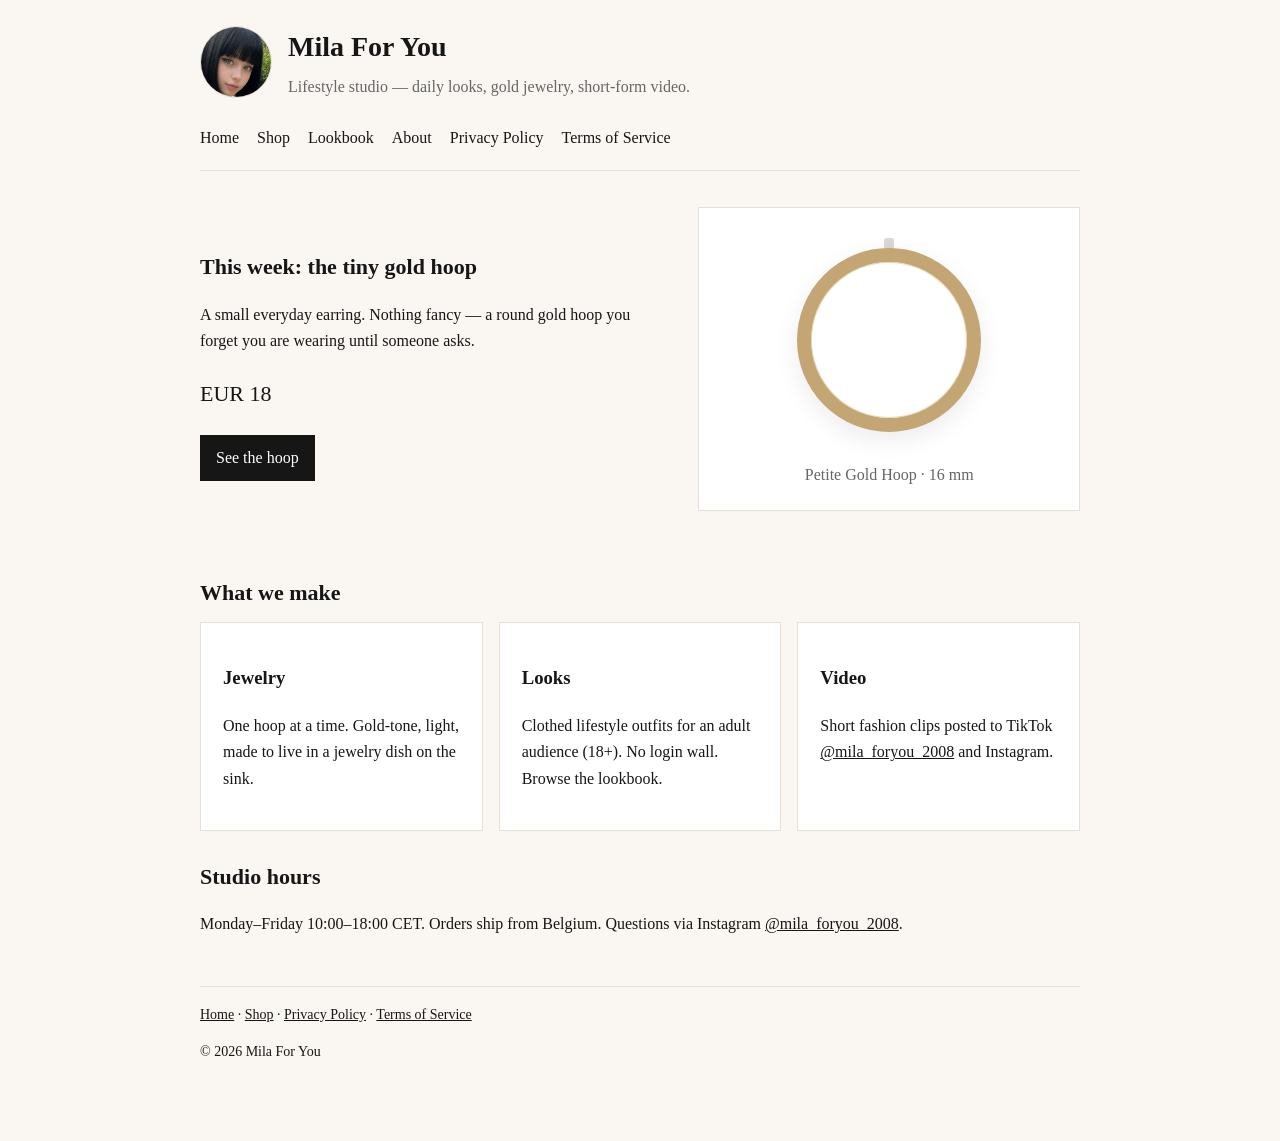
<file: index.html>
<!DOCTYPE html>
<html lang="en">
<head>
  <meta charset="utf-8">
  <meta name="viewport" content="width=device-width, initial-scale=1">
  <title>Mila For You — lifestyle &amp; gold hoops</title>
  <link rel="icon" href="favicon.ico" sizes="any">
  <link rel="icon" type="image/png" href="icon.png">
  <link rel="apple-touch-icon" href="apple-touch-icon.png">
  <link rel="stylesheet" href="style.css">
</head>
<body>
  <div class="wrap">
    <header>
      <img class="brand" src="icon.png" width="72" height="72" alt="Mila For You">
      <div>
        <h1>Mila For You</h1>
        <p class="tag">Lifestyle studio — daily looks, gold jewelry, short-form video.</p>
      </div>
      <nav>
        <a href="index.html">Home</a>
        <a href="shop.html">Shop</a>
        <a href="lookbook.html">Lookbook</a>
        <a href="about.html">About</a>
        <a href="privacy.html">Privacy Policy</a>
        <a href="terms.html">Terms of Service</a>
      </nav>
    </header>
    <main>
      <section class="hero">
        <div>
          <h2>This week: the tiny gold hoop</h2>
          <p>A small everyday earring. Nothing fancy — a round gold hoop you forget you are wearing until someone asks.</p>
          <p class="price">EUR 18</p>
          <p><a class="btn" href="shop.html">See the hoop</a></p>
        </div>
        <div class="card">
          <div class="hoop" aria-hidden="true"><i></i><span></span></div>
          <p class="muted" style="text-align:center;margin:12px 0 0;">Petite Gold Hoop · 16 mm</p>
        </div>
      </section>
      <h2>What we make</h2>
      <div class="grid">
        <div class="card">
          <h3>Jewelry</h3>
          <p>One hoop at a time. Gold-tone, light, made to live in a jewelry dish on the sink.</p>
        </div>
        <div class="card">
          <h3>Looks</h3>
          <p>Clothed lifestyle outfits for an adult audience (18+). No login wall. Browse the lookbook.</p>
        </div>
        <div class="card">
          <h3>Video</h3>
          <p>Short fashion clips posted to TikTok <a href="https://www.tiktok.com/@mila_foryou_2008">@mila_foryou_2008</a> and Instagram.</p>
        </div>
      </div>
      <h2>Studio hours</h2>
      <p>Monday–Friday 10:00–18:00 CET. Orders ship from Belgium. Questions via Instagram <a href="https://www.instagram.com/mila_foryou_2008/">@mila_foryou_2008</a>.</p>
    </main>
    <footer>
      <a href="index.html">Home</a> ·
      <a href="shop.html">Shop</a> ·
      <a href="privacy.html">Privacy Policy</a> ·
      <a href="terms.html">Terms of Service</a>
      <p>© 2026 Mila For You</p>
    </footer>
  </div>
</body>
</html>
</file>
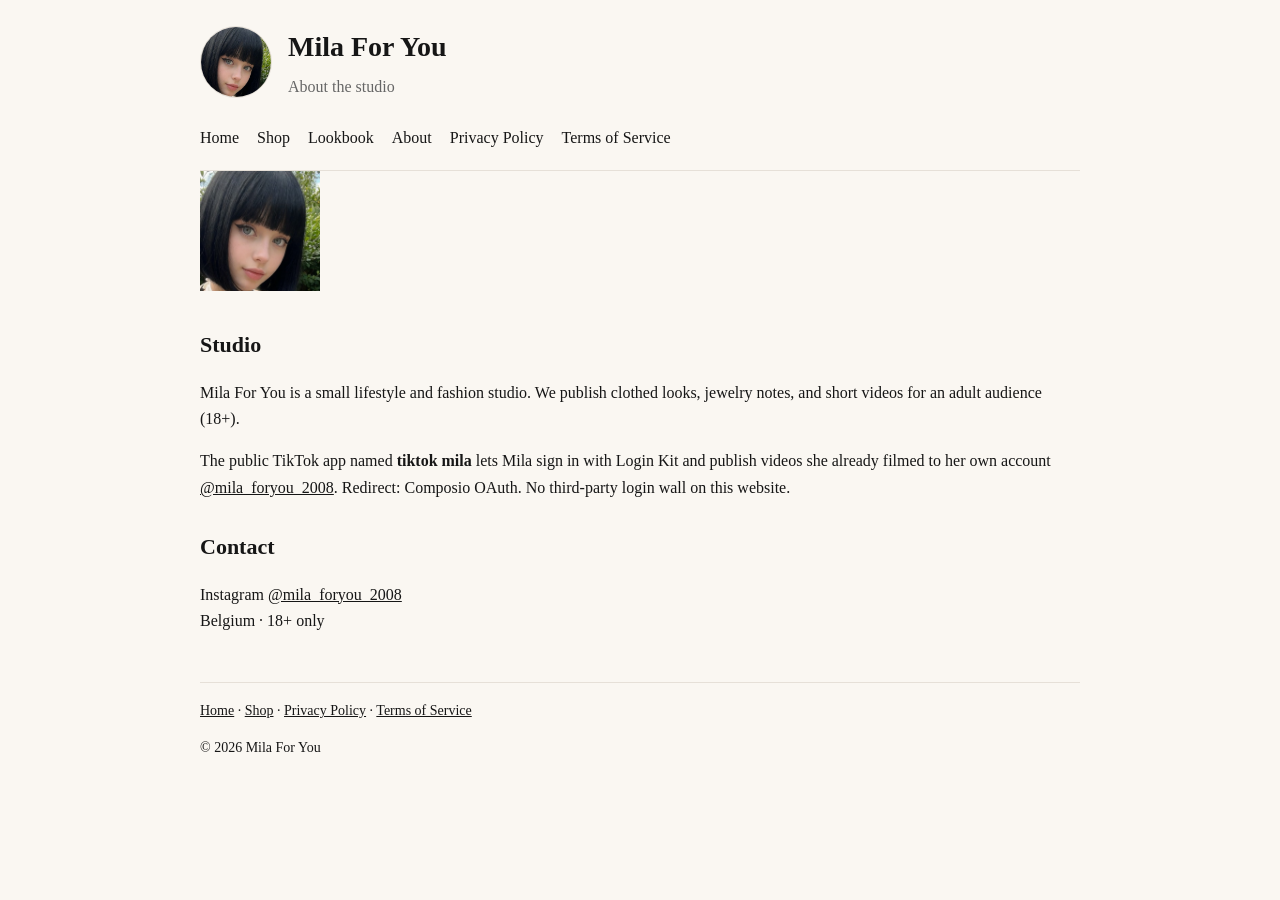
<file: about.html>
<!DOCTYPE html>
<html lang="en">
<head>
  <meta charset="utf-8">
  <meta name="viewport" content="width=device-width, initial-scale=1">
  <title>About — Mila For You</title>
  <link rel="icon" href="favicon.ico" sizes="any">
  <link rel="icon" type="image/png" href="icon.png">
  <link rel="apple-touch-icon" href="apple-touch-icon.png">
  <link rel="stylesheet" href="style.css">
</head>
<body>
  <div class="wrap">
    <header>
      <img class="brand" src="icon.png" width="72" height="72" alt="Mila For You">
      <div>
        <h1>Mila For You</h1>
        <p class="tag">About the studio</p>
      </div>
      <nav>
        <a href="index.html">Home</a>
        <a href="shop.html">Shop</a>
        <a href="lookbook.html">Lookbook</a>
        <a href="about.html">About</a>
        <a href="privacy.html">Privacy Policy</a>
        <a href="terms.html">Terms of Service</a>
      </nav>
    </header>
    <main>
      <img class="brand" src="icon.png" width="120" height="120" alt="Mila For You studio mark" style="width:120px;height:120px;">
      <h2>Studio</h2>
      <p>Mila For You is a small lifestyle and fashion studio. We publish clothed looks, jewelry notes, and short videos for an adult audience (18+).</p>
      <p>The public TikTok app named <strong>tiktok mila</strong> lets Mila sign in with Login Kit and publish videos she already filmed to her own account <a href="https://www.tiktok.com/@mila_foryou_2008">@mila_foryou_2008</a>. Redirect: Composio OAuth. No third-party login wall on this website.</p>
      <h2>Contact</h2>
      <p>Instagram <a href="https://www.instagram.com/mila_foryou_2008/">@mila_foryou_2008</a><br>
      Belgium · 18+ only</p>
    </main>
    <footer>
      <a href="index.html">Home</a> ·
      <a href="shop.html">Shop</a> ·
      <a href="privacy.html">Privacy Policy</a> ·
      <a href="terms.html">Terms of Service</a>
      <p>© 2026 Mila For You</p>
    </footer>
  </div>
</body>
</html>
</file>
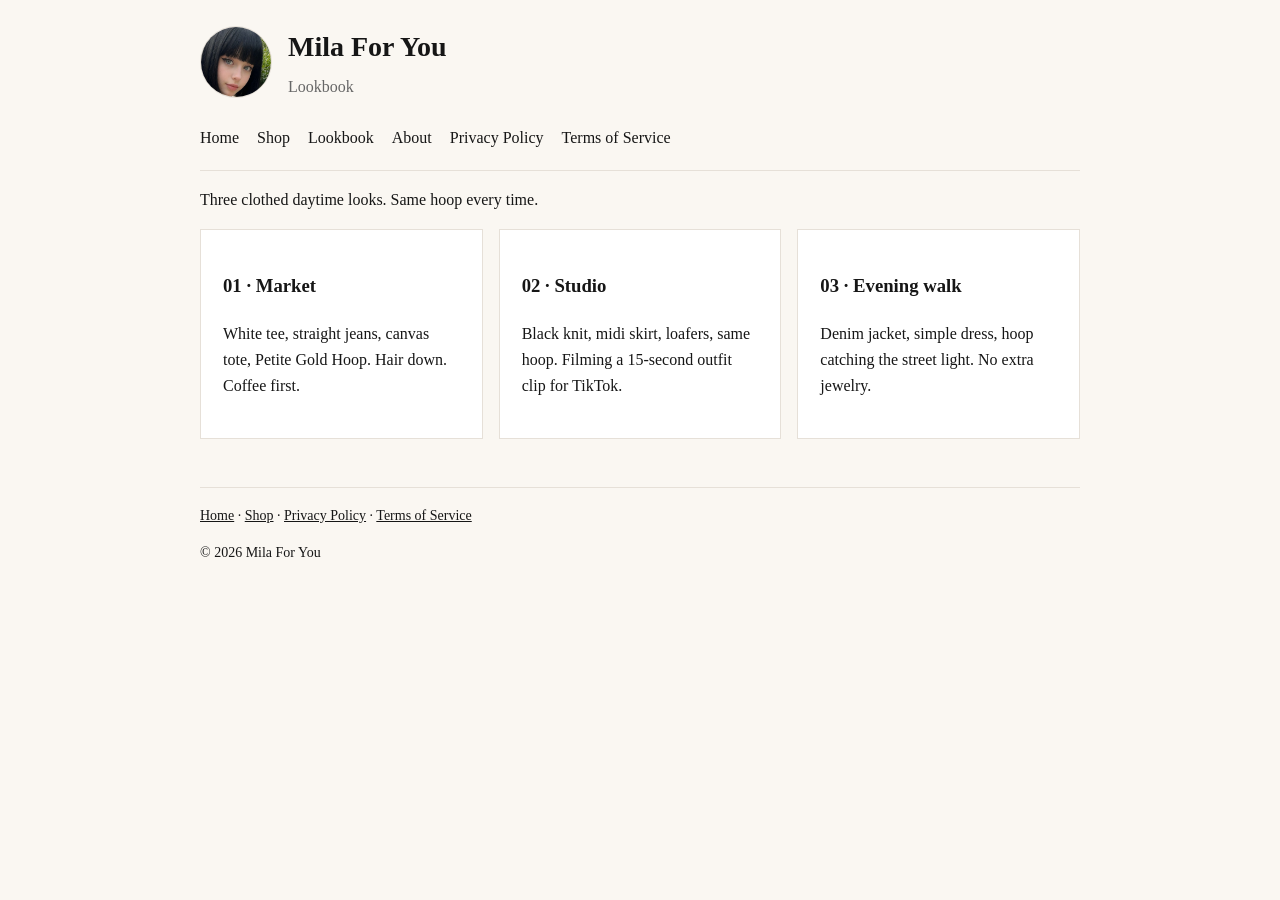
<file: lookbook.html>
<!DOCTYPE html>
<html lang="en">
<head>
  <meta charset="utf-8">
  <meta name="viewport" content="width=device-width, initial-scale=1">
  <title>Lookbook — Mila For You</title>
  <link rel="icon" href="favicon.ico" sizes="any">
  <link rel="icon" type="image/png" href="icon.png">
  <link rel="apple-touch-icon" href="apple-touch-icon.png">
  <link rel="stylesheet" href="style.css">
</head>
<body>
  <div class="wrap">
    <header>
      <img class="brand" src="icon.png" width="72" height="72" alt="Mila For You">
      <div>
        <h1>Mila For You</h1>
        <p class="tag">Lookbook</p>
      </div>
      <nav>
        <a href="index.html">Home</a>
        <a href="shop.html">Shop</a>
        <a href="lookbook.html">Lookbook</a>
        <a href="about.html">About</a>
        <a href="privacy.html">Privacy Policy</a>
        <a href="terms.html">Terms of Service</a>
      </nav>
    </header>
    <main>
      <p>Three clothed daytime looks. Same hoop every time.</p>
      <div class="grid">
        <div class="card">
          <h3>01 · Market</h3>
          <p>White tee, straight jeans, canvas tote, Petite Gold Hoop. Hair down. Coffee first.</p>
        </div>
        <div class="card">
          <h3>02 · Studio</h3>
          <p>Black knit, midi skirt, loafers, same hoop. Filming a 15-second outfit clip for TikTok.</p>
        </div>
        <div class="card">
          <h3>03 · Evening walk</h3>
          <p>Denim jacket, simple dress, hoop catching the street light. No extra jewelry.</p>
        </div>
      </div>
    </main>
    <footer>
      <a href="index.html">Home</a> ·
      <a href="shop.html">Shop</a> ·
      <a href="privacy.html">Privacy Policy</a> ·
      <a href="terms.html">Terms of Service</a>
      <p>© 2026 Mila For You</p>
    </footer>
  </div>
</body>
</html>
</file>
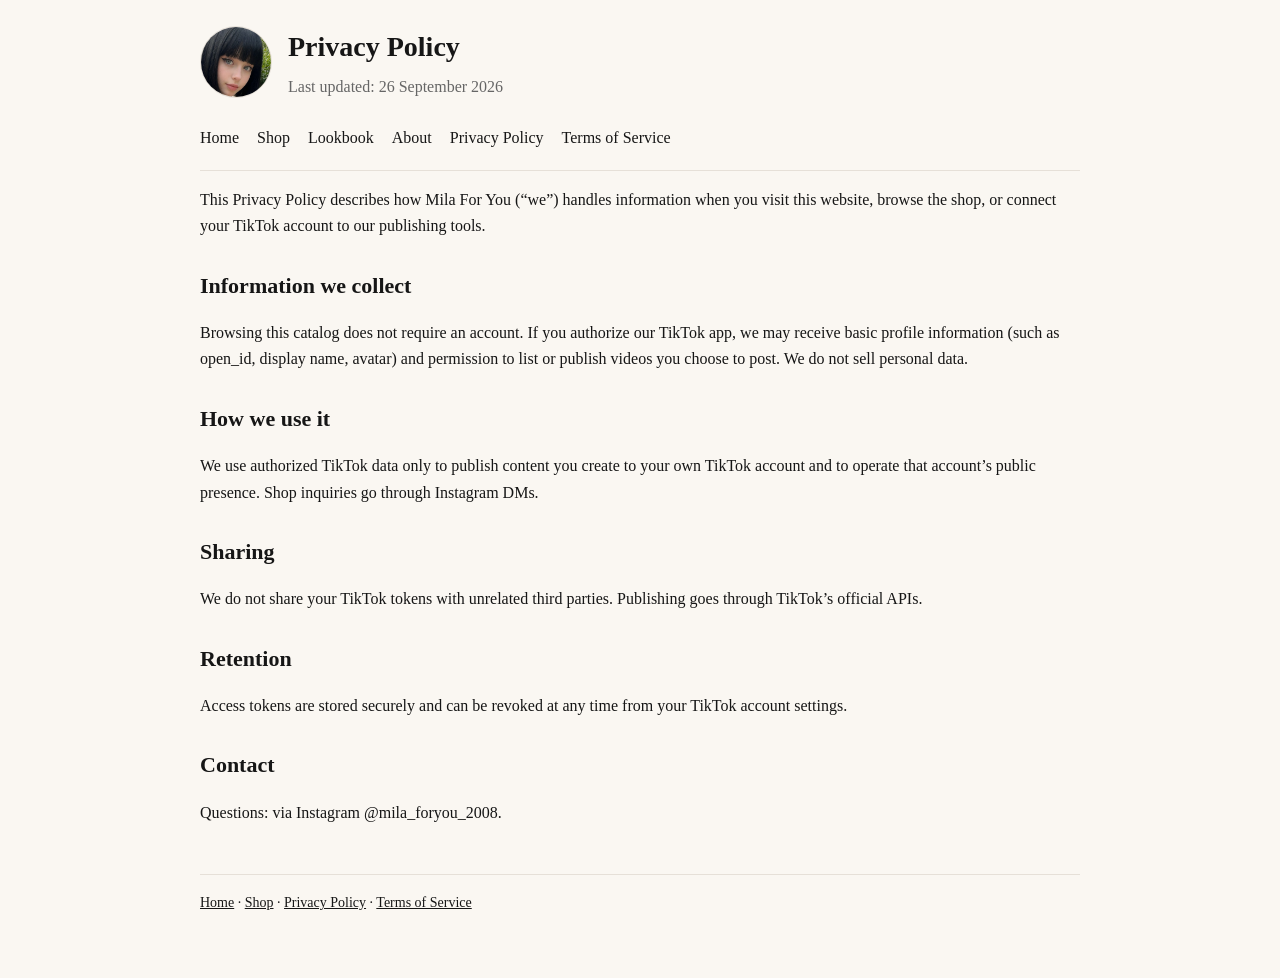
<file: privacy.html>
<!DOCTYPE html>
<html lang="en">
<head>
  <meta charset="utf-8">
  <meta name="viewport" content="width=device-width, initial-scale=1">
  <title>Privacy Policy — Mila For You</title>
  <link rel="icon" href="favicon.ico" sizes="any">
  <link rel="icon" type="image/png" href="icon.png">
  <link rel="apple-touch-icon" href="apple-touch-icon.png">
  <link rel="stylesheet" href="style.css">
</head>
<body>
  <div class="wrap">
    <header>
      <img class="brand" src="icon.png" width="72" height="72" alt="Mila For You">
      <div>
        <h1>Privacy Policy</h1>
        <p class="tag">Last updated: 26 September 2026</p>
      </div>
      <nav>
        <a href="index.html">Home</a>
        <a href="shop.html">Shop</a>
        <a href="lookbook.html">Lookbook</a>
        <a href="about.html">About</a>
        <a href="privacy.html">Privacy Policy</a>
        <a href="terms.html">Terms of Service</a>
      </nav>
    </header>
    <main>
      <p>This Privacy Policy describes how Mila For You (“we”) handles information when you visit this website, browse the shop, or connect your TikTok account to our publishing tools.</p>
      <h2>Information we collect</h2>
      <p>Browsing this catalog does not require an account. If you authorize our TikTok app, we may receive basic profile information (such as open_id, display name, avatar) and permission to list or publish videos you choose to post. We do not sell personal data.</p>
      <h2>How we use it</h2>
      <p>We use authorized TikTok data only to publish content you create to your own TikTok account and to operate that account’s public presence. Shop inquiries go through Instagram DMs.</p>
      <h2>Sharing</h2>
      <p>We do not share your TikTok tokens with unrelated third parties. Publishing goes through TikTok’s official APIs.</p>
      <h2>Retention</h2>
      <p>Access tokens are stored securely and can be revoked at any time from your TikTok account settings.</p>
      <h2>Contact</h2>
      <p>Questions: via Instagram @mila_foryou_2008.</p>
    </main>
    <footer>
      <a href="index.html">Home</a> ·
      <a href="shop.html">Shop</a> ·
      <a href="privacy.html">Privacy Policy</a> ·
      <a href="terms.html">Terms of Service</a>
    </footer>
  </div>
</body>
</html>
</file>
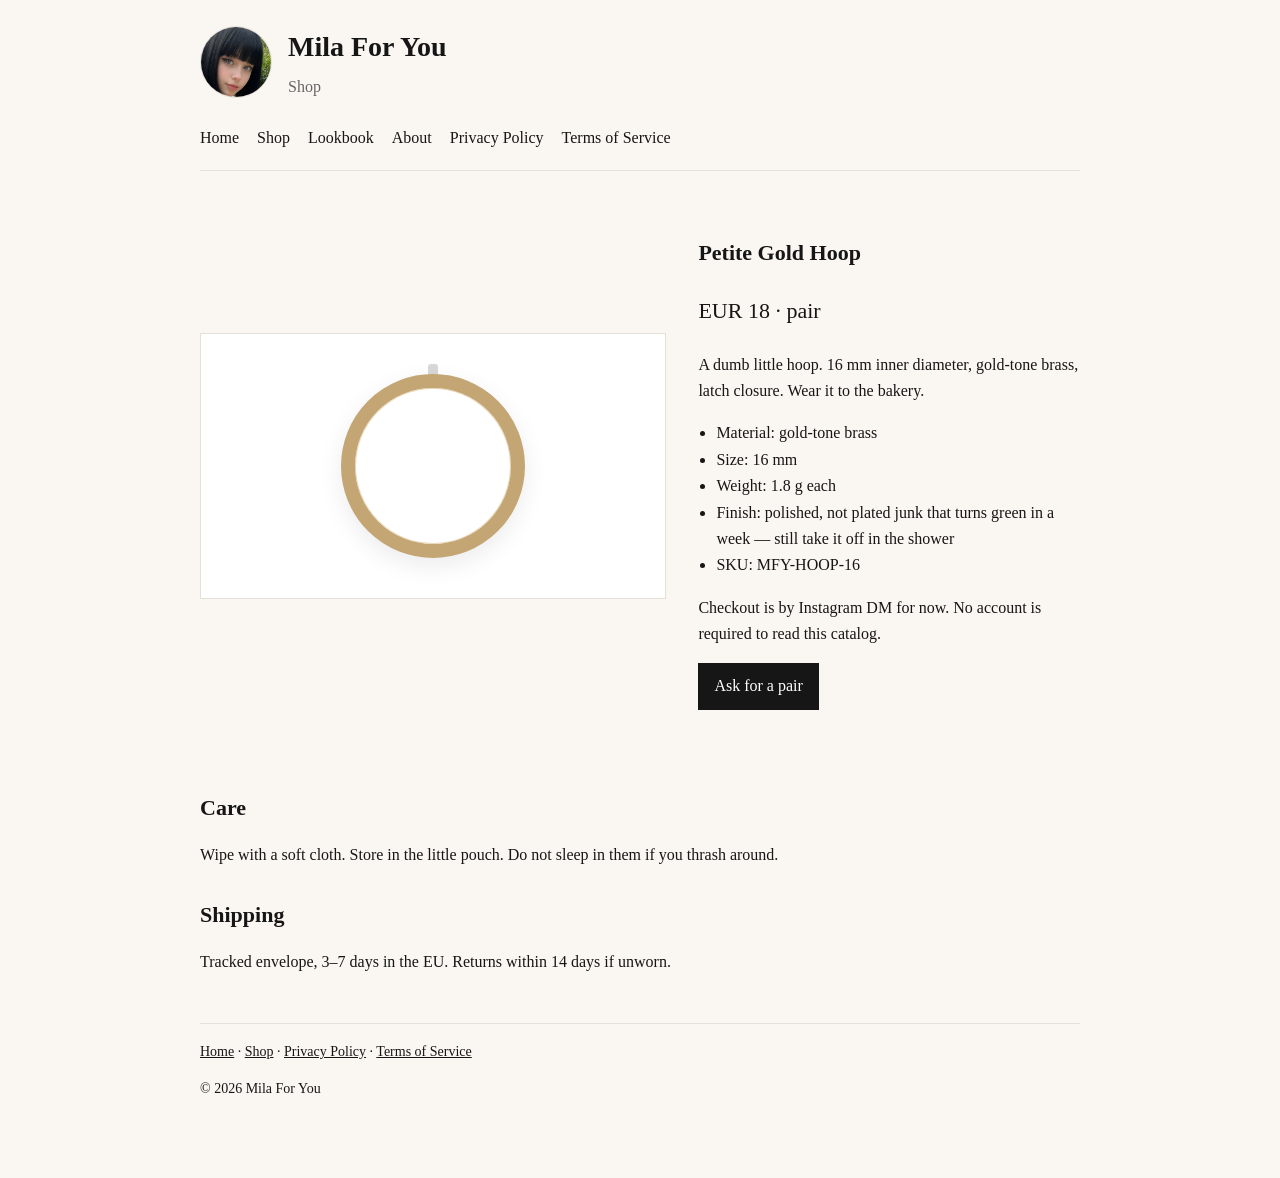
<file: shop.html>
<!DOCTYPE html>
<html lang="en">
<head>
  <meta charset="utf-8">
  <meta name="viewport" content="width=device-width, initial-scale=1">
  <title>Petite Gold Hoop — Mila For You</title>
  <link rel="icon" href="favicon.ico" sizes="any">
  <link rel="icon" type="image/png" href="icon.png">
  <link rel="apple-touch-icon" href="apple-touch-icon.png">
  <link rel="stylesheet" href="style.css">
</head>
<body>
  <div class="wrap">
    <header>
      <img class="brand" src="icon.png" width="72" height="72" alt="Mila For You">
      <div>
        <h1>Mila For You</h1>
        <p class="tag">Shop</p>
      </div>
      <nav>
        <a href="index.html">Home</a>
        <a href="shop.html">Shop</a>
        <a href="lookbook.html">Lookbook</a>
        <a href="about.html">About</a>
        <a href="privacy.html">Privacy Policy</a>
        <a href="terms.html">Terms of Service</a>
      </nav>
    </header>
    <main>
      <div class="hero">
        <div class="card">
          <div class="hoop" aria-hidden="true"><i></i><span></span></div>
        </div>
        <div>
          <h2>Petite Gold Hoop</h2>
          <p class="price">EUR 18 · pair</p>
          <p>A dumb little hoop. 16 mm inner diameter, gold-tone brass, latch closure. Wear it to the bakery.</p>
          <ul class="plain">
            <li>Material: gold-tone brass</li>
            <li>Size: 16 mm</li>
            <li>Weight: 1.8 g each</li>
            <li>Finish: polished, not plated junk that turns green in a week — still take it off in the shower</li>
            <li>SKU: MFY-HOOP-16</li>
          </ul>
          <p>Checkout is by Instagram DM for now. No account is required to read this catalog.</p>
          <p><a class="btn" href="https://www.instagram.com/mila_foryou_2008/">Ask for a pair</a></p>
        </div>
      </div>
      <h2>Care</h2>
      <p>Wipe with a soft cloth. Store in the little pouch. Do not sleep in them if you thrash around.</p>
      <h2>Shipping</h2>
      <p>Tracked envelope, 3–7 days in the EU. Returns within 14 days if unworn.</p>
    </main>
    <footer>
      <a href="index.html">Home</a> ·
      <a href="shop.html">Shop</a> ·
      <a href="privacy.html">Privacy Policy</a> ·
      <a href="terms.html">Terms of Service</a>
      <p>© 2026 Mila For You</p>
    </footer>
  </div>
</body>
</html>
</file>
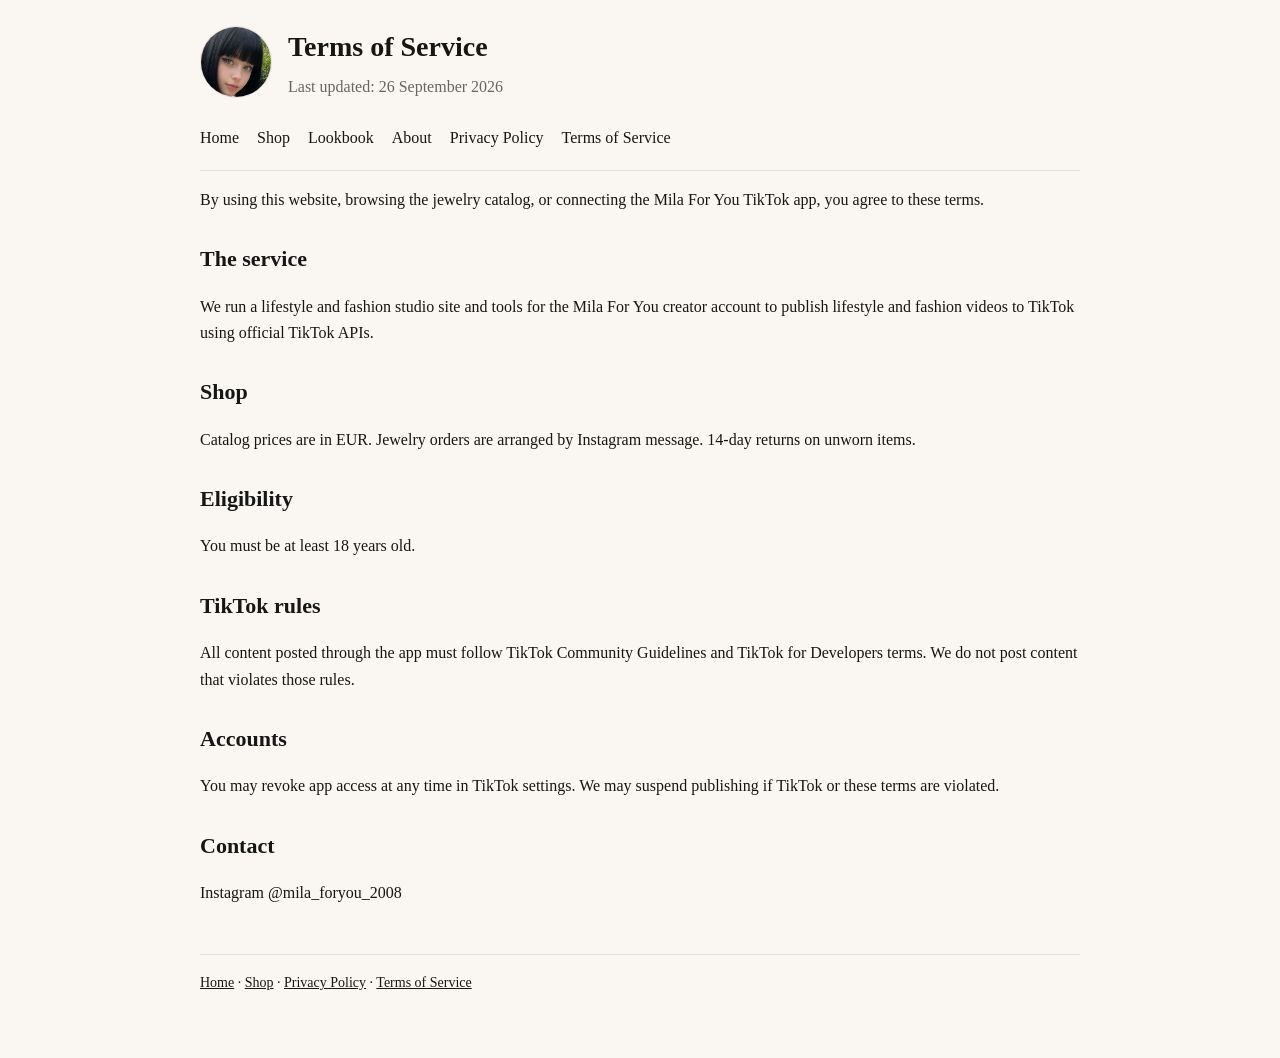
<file: terms.html>
<!DOCTYPE html>
<html lang="en">
<head>
  <meta charset="utf-8">
  <meta name="viewport" content="width=device-width, initial-scale=1">
  <title>Terms of Service — Mila For You</title>
  <link rel="icon" href="favicon.ico" sizes="any">
  <link rel="icon" type="image/png" href="icon.png">
  <link rel="apple-touch-icon" href="apple-touch-icon.png">
  <link rel="stylesheet" href="style.css">
</head>
<body>
  <div class="wrap">
    <header>
      <img class="brand" src="icon.png" width="72" height="72" alt="Mila For You">
      <div>
        <h1>Terms of Service</h1>
        <p class="tag">Last updated: 26 September 2026</p>
      </div>
      <nav>
        <a href="index.html">Home</a>
        <a href="shop.html">Shop</a>
        <a href="lookbook.html">Lookbook</a>
        <a href="about.html">About</a>
        <a href="privacy.html">Privacy Policy</a>
        <a href="terms.html">Terms of Service</a>
      </nav>
    </header>
    <main>
      <p>By using this website, browsing the jewelry catalog, or connecting the Mila For You TikTok app, you agree to these terms.</p>
      <h2>The service</h2>
      <p>We run a lifestyle and fashion studio site and tools for the Mila For You creator account to publish lifestyle and fashion videos to TikTok using official TikTok APIs.</p>
      <h2>Shop</h2>
      <p>Catalog prices are in EUR. Jewelry orders are arranged by Instagram message. 14-day returns on unworn items.</p>
      <h2>Eligibility</h2>
      <p>You must be at least 18 years old.</p>
      <h2>TikTok rules</h2>
      <p>All content posted through the app must follow TikTok Community Guidelines and TikTok for Developers terms. We do not post content that violates those rules.</p>
      <h2>Accounts</h2>
      <p>You may revoke app access at any time in TikTok settings. We may suspend publishing if TikTok or these terms are violated.</p>
      <h2>Contact</h2>
      <p>Instagram @mila_foryou_2008</p>
    </main>
    <footer>
      <a href="index.html">Home</a> ·
      <a href="shop.html">Shop</a> ·
      <a href="privacy.html">Privacy Policy</a> ·
      <a href="terms.html">Terms of Service</a>
    </footer>
  </div>
</body>
</html>
</file>
<file: style.css>
:root { --ink:#161616; --muted:#666; --line:#e6e0d8; --bg:#faf7f2; --gold:#c4a574; }
* { box-sizing:border-box; }
body { margin:0; font-family:Georgia, "Times New Roman", serif; color:var(--ink); background:var(--bg); line-height:1.65; }
a { color:var(--ink); }
.wrap { max-width:920px; margin:0 auto; padding:24px 20px 64px; }
header { display:flex; gap:16px; align-items:center; border-bottom:1px solid var(--line); padding-bottom:18px; flex-wrap:wrap; }
header img.brand { width:72px; height:72px; border-radius:50%; object-fit:cover; border:1px solid var(--line); }
header h1 { margin:0; font-size:28px; }
header p.tag { margin:4px 0 0; color:var(--muted); }
nav { width:100%; display:flex; flex-wrap:wrap; gap:14px 18px; margin-top:8px; }
nav a { text-decoration:none; border-bottom:1px solid transparent; }
nav a:hover { border-bottom-color:var(--ink); }
.hero { display:grid; grid-template-columns: 1.1fr 0.9fr; gap:32px; align-items:center; padding:36px 0; }
@media (max-width:720px){ .hero { grid-template-columns:1fr; } }
.hoop { width:220px; height:220px; margin:0 auto; position:relative; }
.hoop span { position:absolute; inset:18px; border:14px solid var(--gold); border-radius:50%; box-shadow: inset 0 0 0 1px #ead9b8, 0 8px 24px rgba(0,0,0,.08); }
.hoop i { position:absolute; top:8px; left:50%; width:10px; height:18px; background:#d8d8d8; border-radius:3px; transform:translateX(-50%); }
.card { background:#fff; border:1px solid var(--line); padding:22px; }
.grid { display:grid; grid-template-columns:repeat(auto-fit,minmax(220px,1fr)); gap:16px; }
h2 { font-size:22px; margin:28px 0 10px; }
.price { font-size:22px; }
.btn { display:inline-block; background:var(--ink); color:#fff; text-decoration:none; padding:10px 16px; }
footer { margin-top:48px; padding-top:16px; border-top:1px solid var(--line); font-size:14px; }
.muted { color:var(--muted); }
ul.plain { padding-left:18px; }
</file>
